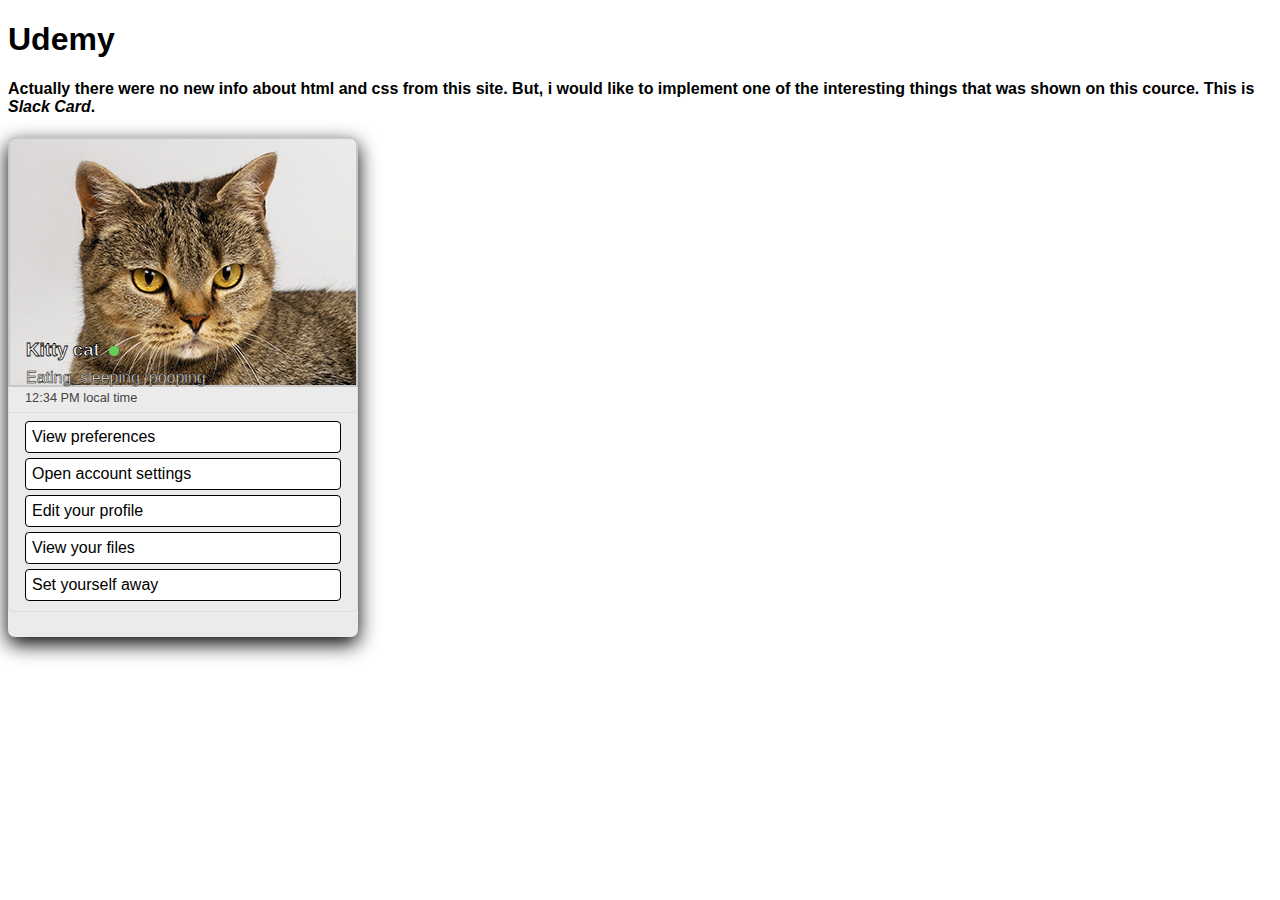
<file: lab1/udemy/index.html>
<!DOCTYPE html>
<html lang="en">
<head>
    <meta charset="UTF-8">
    <meta name="viewport" content="width=device-width, initial-scale=1.0">
    <link href="main.css" rel="stylesheet">
    <title>Document</title>
</head>
<body>

    <h1>Udemy</h1>
    <h4>Actually there were no new info about html and css from this site. But, i would like to implement one of the interesting things that was shown on this cource. This is <em>Slack Card</em>. </h4>
    <div class="card">
        <div class="top">
          <!-- Here we changed the word from 'Stufent' to 'Student' -->
          <h3 class="name">Kitty cat <span class="status"></span></h3>
          <p class="title">Eating, sleeping, pooping</p>
        </div>
        <div class="middle">
          <div class="time">12:34 PM local time</div>
        </div>
        <div class="bottom">
          <button class="profile-action">View preferences</button>
          <button class="profile-action">Open account settings</button>
          <button class="profile-action">Edit your profile</button>
          <button class="profile-action">View your files</button>
          <button class="profile-action">Set yourself away</button>
        </div>
      </div>
    
</body>
</html>
</file>
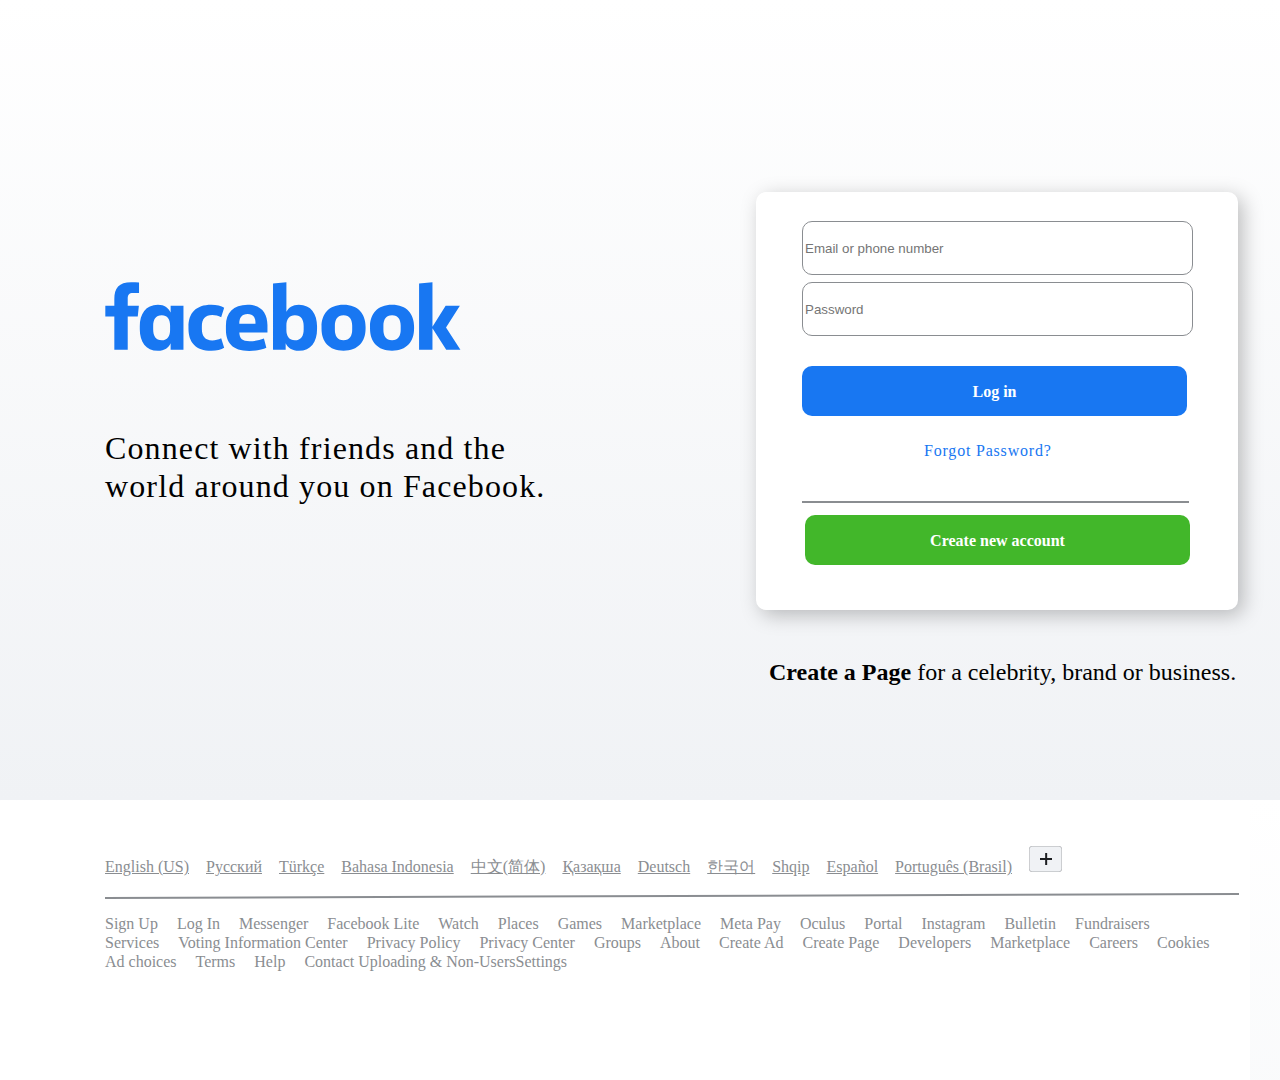
<file: lab2/Facebook/index.html>
<!DOCTYPE html>
<html lang="en">
<head>
    <meta charset="UTF-8">
    <meta http-equiv="X-UA-Compatible" content="IE=edge">
    <meta name="viewport" content="width=device-width, initial-scale=1.0">
    <title>Document</title>
    <link rel="stylesheet" href="/lab2/Facebook/style.css">
</head>
<body>
    <div class="login-page">
        <div class="logo">
            <img src="/lab2/Facebook/img/facebook 1.svg" class="logo__img">
        </div>
        <div class="login">
            <form action="">
                <input type="email" name="email" placeholder="Email or phone number"><br>
                <input type="password" name="password" placeholder="Password"><br>
                <button type="buttonLogin">Log in</button><br>
                <a href="">Forgot Password?</a><br>
                <hr>
                <button type="newLogin">Create new account</button><br>
            </form>
        </div> 
        <p id="under-logo">Connect with friends and the world around you on Facebook.</p>
        <p id="under-login"><strong>Create a Page</strong> for a celebrity, brand or business.</p>
    </div>
    <div class="contents">
        <div class="regions">
            <a href="">English (US)</a>
            <a href="">Русский</a>
            <a href="">Türkçe</a>
            <a href="">Bahasa Indonesia</a>
            <a href="">中文(简体)</a>
            <a href="">Қазақша</a>
            <a href="">Deutsch</a>
            <a href="">한국어</a>
            <a href="">Shqip</a>
            <a href="">Español</a>
            <a href="">Português (Brasil)</a>
            <a href=""><img src="/lab2/Facebook/img/Add Icon.svg" alt=""></a>
        </div>
        <hr>
        <div class="linksTo">
            <a href="">Sign Up</a>
            <a href="">Log In</a>
            <a href="">Messenger</a>
            <a href="">Facebook Lite</a>
            <a href="">Watch</a>
            <a href="">Places</a>
            <a href="">Games</a>
            <a href="">Marketplace</a>
            <a href="">Meta Pay</a>
            <a href="">Oculus</a> 
            <a href="">Portal</a>
            <a href="">Instagram</a>
            <a href="">Bulletin</a>
            <a href="">Fundraisers</a>
            <a href="">Services</a>
            <a href="">Voting Information Center</a>
            <a href="">Privacy Policy</a>
            <a href="">Privacy Center</a>
            <a href="">Groups</a>
            <a href="">About</a>
            <a href="">Create Ad</a>
            <a href="">Create Page</a>
            <a href="">Developers</a>
            <a href="">Marketplace</a>
            <a href="">Careers</a>
            <a href="">Cookies</a>
            <a href="">Ad choices</a>
            <a href="">Terms</a>
            <a href="">Help</a>
            <a href="">Contact Uploading & Non-UsersSettings</a>
        </div>
    </div>
</body>
</html>
</file>
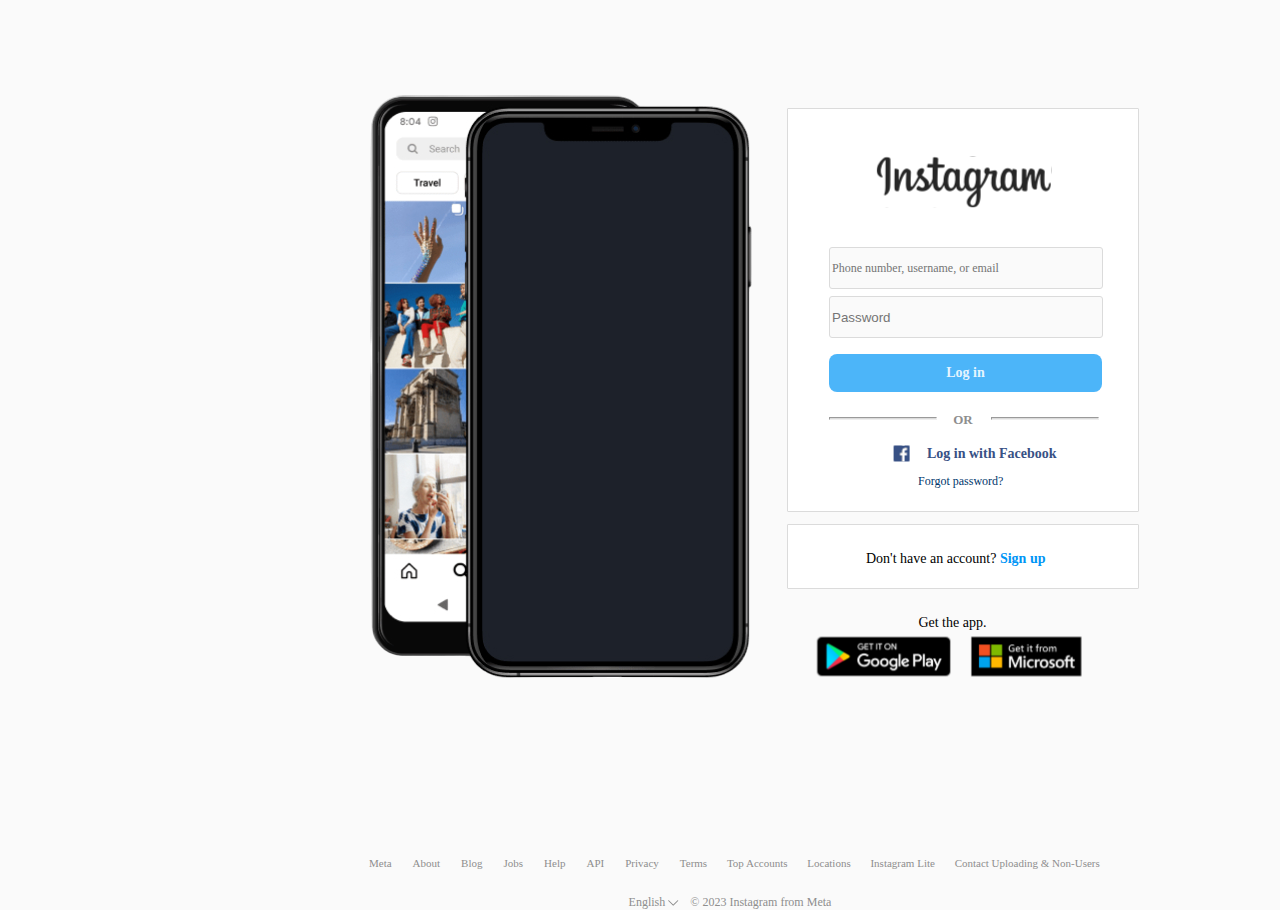
<file: lab2/Instagram/index.html>
<!DOCTYPE html>
<html lang="en">
<head>
    <meta charset="UTF-8">
    <meta http-equiv="X-UA-Compatible" content="IE=edge">
    <meta name="viewport" content="width=device-width, initial-scale=1.0">
    <link rel="stylesheet" href="/lab2/Instagram/style.css">
    <title>Document</title>
</head>
<body>
    <div class="logInContainer">
        <div class="contents">
            <form action="">
                <input type="email" name="email"  placeholder="Phone number, username, or email"><br>
                <input type="password" name="password"  placeholder="Password"><br>
                <button>Log in</button>
            </form>
            <hr id="left">
            <p>OR</p>
            <hr id="right">
            <div class="facebook">
                <a href=""><img src="/lab2/Instagram/img/span.svg" alt="" id="facebook">  Log in with Facebook</a>
            </div>
            <a href="" class="forgotPassword">Forgot password?</a>
            <a href=""><img src="/lab2/Instagram/img/Instagram.svg" alt="" id="instagram"></a>
        </div>
    </div>
    <div class="newContainer">
        <p>Don't have an account?<a href=""><strong> Sign up</strong></a></p>
    </div>
    <img src="/lab2/Instagram/img/div-PhotoRoom.png-PhotoRoom.png" alt="" id="phone">
    <p id="getApp">Get the app.</p>
    <img src="/lab2/Instagram/img/c5Rp7Ym-Klz.png.svg" alt="" id="googlePlay">
    <img src="/lab2/Instagram/img/EHY6QnZYdNX.png.svg" alt="" id="microsoft">
    <div class="lastContainer">
        <a href="">Meta</a>
        <a href="">About</a>
        <a href="">Blog</a>
        <a href="">Jobs</a>
        <a href="">Help</a>
        <a href="">API</a>
        <a href="">Privacy</a>
        <a href="">Terms </a>
        <a href="">Top Accounts </a>
        <a href="">Locations </a>
        <a href="">Instagram Lite </a>
        <a href="">Contact Uploading & Non-Users</a>
    </div>
    <div class="lastContainer2">
        <a href="">English <img src="/lab2/Instagram/img/Vector.svg" alt="" id="vector"></a>
        <a href="">© 2023 Instagram from Meta</a>
    </div>
</body>
</html>
</file>
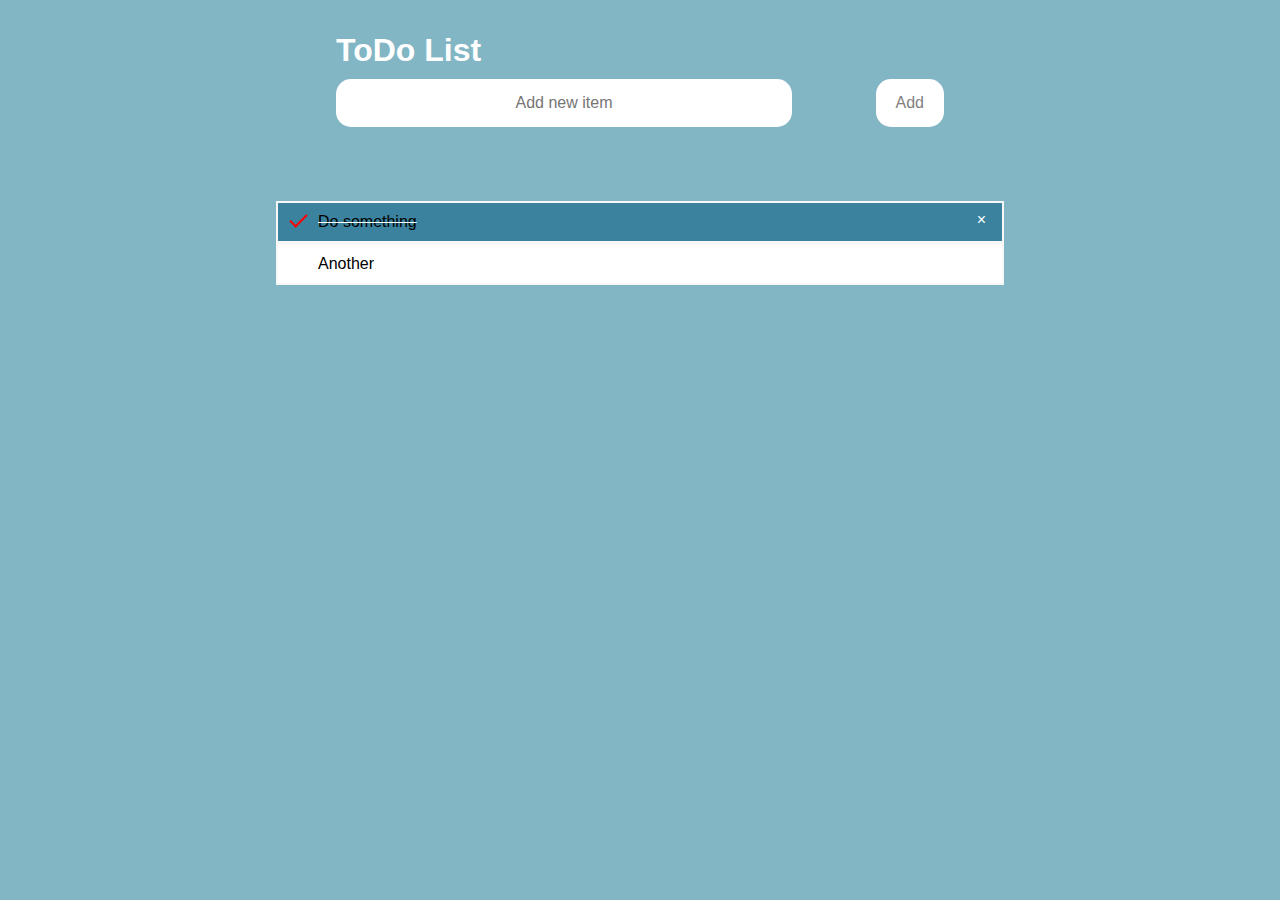
<file: lab3/ToDo app/my.html>
<!DOCTYPE html>
<html lang="en">
<head>
	<meta charset="UTF-8">
	<meta name="viewport" content="width=device-width, initial-scale=1">
	<title>ToDo</title>

	<link rel="stylesheet" href="my.css" />
</head>
<body>
	
	<header>
		<h1>ToDo List</h1>
		<form id="add-task">
			<input 
				type="text" 
				id="add-task-input" 
				placeholder="Add new item" />
			<span onclick="newElement()" id="add-task-submit">Add</span>
		</form>
	</header>
	<main>
		<section class="list">
            <ul id="tasks">
                <li class="checked">Do something</li>
                <li >Another	</li>
            </ul>
		</section>
	</main>

	<script src="my.js"></script>
</body>
</html>
</file>
<file: lab1/udemy/main.css>
* {
    box-sizing: border-box;
}

body{
    font-family: 'Open-Sans', sans-serif;
}

.card{
    height: 500px;
    width: 350px;
    box-shadow: 0px 7px 20px 0px;
    border-radius: 7px;
    background-color: #ebebeb;
}

.top{
    height: 50%;
    border-radius: 7px 7px 0px 0px;
    border: 2px solid #c7c7c7;
    background-image: url(cat-image.jpg);
    padding: 0px 16px;
}

.name{
    padding-top: 200px;
    margin: 0px;
    color: white;
    -webkit-text-stroke-width: 0.8px;
    -webkit-text-stroke-color: black;
}

.status{
    display: inline-block;
    width: 10px;
    height: 10px;
    margin-left: 4px;
    border-radius: 5px;
    background-color: #60D156;
}
.title {
    margin-top: 8px;
    color: white;
    
    -webkit-text-stroke-width: 0.5px;
    -webkit-text-stroke-color: black;
}
.middle {
    height: 5%;
    border-left: 1px solid #ddd;
    border-right: 1px solid #ddd;
    padding: 0px 16px;
}
.time {
    color: #444;
    font-size: 0.8em;
    padding-top: 0.2em;
}
.bottom {
    height: 40%;
    border-radius: 0px 0px 4px 4px;
    border: 1px solid #ddd;
    padding: 8px 16px;
}
.profile-action {
    display: block;
    width: 100%;
    height: 32px;
    
    font-family: inherit;
    font-size: 1em;
    text-align: left;
    
    border-radius: 4px;
    border: 0.1px solid;
    background-color: white;

    margin-bottom: 5px;
    
    cursor: pointer;
}
.profile-action:hover {
    background-color: #00A5D2;
    color: white;
}
</file>
<file: lab2/Facebook/style.css>
body {
    position: relative;
    background: linear-gradient(to top, #F0F2F5, white);
    height: 100%;
    min-height: 800px;
    width: 100%;
    padding: 0px;
    margin: 0px;
}

/*         Login page start                              */


.login-page {
    width: 1250px;
    height: 700px;
}

/*            This is "Facebook" logo                   */

.logo {
    width: 443px;
    height: 156px;
    left: 61px;
    top: 238px;
    position: absolute;
}

.logo__img {
    width: 443px;
    height: 156px;
}


/*              END              */

#under-logo {
    position: absolute;
    width: 470px;
    height: 76px;
    left: 105px;
    top: 397px;

    font-family: 'Roboto Condensed';
    font-style: normal;
    font-weight: 400;
    font-size: 32px;
    line-height: 38px;
    letter-spacing: 0.035em;
}

#under-login {
    position: absolute;
    height: 38px;
    width: 600px;
    left: 769px;
    top: 634px;

    font-family: 'Roboto';
    font-style: normal;
    font-weight: 400;
    font-size: 24px;
    line-height: 28px;
}

/*              Login form for login and password                             */

.login {
    position: absolute;
    width: 482px;
    height: 418px;
    left: 756px;
    top: 192px;

    background: #FFFFFF;
    box-shadow: 5px 5px 20px rgba(0, 0, 0, 0.25);
    border-radius: 10px;
}

.login form input[type="email"] {
    position: absolute;
    width: 385px;
    height: 50px;
    left: 46px;
    top: 29px;
    outline: none;

    transition: 0.05s;

    border: 0.5px solid #8A8D91;
    border-radius: 10px;
}

.login form input[type="password"] {
    position: absolute;
    width: 385px;
    height: 50px;
    left: 46px;
    top: 90px;
    outline: none;

    transition: 0.05s;

    border: 0.5px solid #8A8D91;
    border-radius: 10px;
}

.login form button[type="buttonLogin"] {
    position: absolute;
    left: 46px;
    top: 174px;
    height: 50px;
    width: 385px;
    outline: none;

    transition: 0.05s;

    border: none;
    background: #1877F2;
    border-radius: 10px;

    font-family: 'Inter';
    font-style: normal;
    font-weight: 700;
    font-size: 16px;
    line-height: 19px;
    text-align: center;

    color: #FFFFFF;
}

.login form a {
    position: absolute;
    width: 168px;
    height: 249px;
    left: 168px;
    top: 249px;

    font-family: 'Roboto';
    font-style: normal;
    font-weight: 500;
    font-size: 16px;
    line-height: 19px;
    letter-spacing: 0.05em;
    text-decoration: none;

    color: #1877F2;
}

.login form hr {
    position: absolute;
    width: 385px;
    height: 0px;
    left: 46px;
    top: 301px;

    border: 1px solid #8A8D91;
}

.login form button[type="newLogin"] {
    position: absolute;
    width: 385px;
    height: 50px;
    left: 49px;
    top: 323px;
    outline: none;

    transition: 0.05s;

    border: none;
    background: rgb(66, 183, 42);
    border-radius: 10px;

    font-family: 'Inter';
    font-style: normal;
    font-weight: 700;
    font-size: 16px;
    line-height: 19px;
    text-align: center;

    color: #FFFFFF;
}

/*           End login page                                        */

/*        Border change color when clicking       */

.login form button[type="newLogin"]:active {
    background-color: rgb(66, 183, 42, 0.25);
}

.login form button[type="newLogin"]:hover {
    opacity: 1;
}

.login form button[type="buttonLogin"]:active {
    background-color: rgb(24, 119, 242, 0.25);
}

.login form button[type="buttonLogin"]:active {
    opacity: 1;
}

.login form a:hover {
    text-decoration: underline;
}

.login form input[type="password"]:focus {
    border: 1px solid rgb(24, 119, 242);
    box-shadow: 1px 1px 1px rgba(0, 0, 0, 0.25);
}

.login form input[type="email"]:focus {
    border: 1px solid rgb(23, 118, 242);
    box-shadow: 1px 1px 1px rgba(0, 0, 0, 0.25);
}


/*             End                           */




/*             Bottom work                              */


.contents {
    position: absolute;
    width: 1250px;
    height: 277px;
    left: 0px;
    top: 803px;
    background-color: #FFFFFF;
}

.regions {
    position: absolute;
    width: 1038px;
    height: 26px;
    left: 105px;
    top: 43px;
}

.regions a {
    margin-right: 13px;

    font-family: 'Roboto';
    font-style: normal;
    font-weight: 400;
    font-size: 16px;
    line-height: 19px;

    color: #8A8D91;

}

.contents hr {
    position: absolute;
    width: 1131.51px;
    height: 0px;
    left: 105px;
    top: 84px;

    border: 0.5px solid #8A8D91;
    transform: rotate(-0.2deg);
}


.linksTo {
    position: absolute;
    width: 1131.51px;
    height: 75px;
    left: 105px;
    top: 111px;
}

.linksTo a {
    margin: 0px 15px 0px 0px;
    text-decoration: none;
    color: #8A8D91;

    font-family: 'Roboto';
    font-style: normal;
    font-weight: 400;
    font-size: 16px;
    line-height: 19px;
}
</file>
<file: lab2/Instagram/style.css>
html {
    position: relative;
    max-width: 1512px;
    max-height: 982px;
}
body {
    padding: 0px;
    margin: 0px;
    background-color: #FAFAFA;
}

/*         Work in main page                          */

#phone {
    position: absolute;
    left: 370px;
    top: 95.42px;
}
#getApp {
    position: absolute;
    text-align: center;
    left: 65.6em;
    top: 599.98px;
    font-family: 'Roboto';
    font-style: normal;
    font-weight: 400;
    font-size: 14px;
    line-height: 18px;
}
#googlePlay {
    position: absolute;
    left: 51em;
    top: 635.98px;
}/* 9.5 */
#microsoft {
    position: absolute;
    left: 60.6em;
    top: 635.98px;
}


/*            End main page                              */




/*              Only work on log in contents                              */

.logInContainer {
    position: relative;
    width: 350px;
    height: 401.98px;
    left: 787px;
    top: 108px;

    background: #FFFFFF;
    border: 1px solid #DBDBDB;
    border-radius: 1px;

    
    flex: none;
    order: 0;
    flex-grow: 0;
}
#instagram {
    position: absolute;
    top: 47px;
    left: 87.5px;
}
.contents form input[type="email"] {
    position: absolute;
    height: 38px;
    left: 41px;
    top: 138px;
    width: 268px;
    outline: none;

    background: #FAFAFA;
    border: 1px solid #DBDBDB;
    border-radius: 3px;

    font-family: 'Roboto';
    font-style: normal;
    font-weight: 400;
    font-size: 12px;
    line-height: 36px;
    color: #8E8E8E;
}
.contents form input[type="password"] {
    position: absolute;
    height: 38px;
    left: 41px;
    top: 187px;
    width: 268px;
    outline: none;


    background: #FAFAFA;
    border: 1px solid #DBDBDB;
    border-radius: 3px;
}
.contents form button {
    position: absolute;
    width: 273px;
    height: 38px;
    left: 41px;
    top: 245px;

    background: rgba(0, 149, 246, 0.7);
    border-radius: 8px;
    border: none;
    outline: none;
    transition: 0.7;

    font-family: 'Roboto';
    font-style: normal;
    font-weight: 600;
    font-size: 14px;
    line-height: 18px;
    color: rgba(255, 255, 255, 0.87);
    text-align: center;
}
#left {
    position: absolute;
    width: 106.25px;
    height: 1px;
    left: 41px;
    top: 300.3px;

    background: #DBDBDB;
}
#right {
    position: absolute;
    width: 106.25px;
    height: 1px;
    left: 202.75px;
    top: 300.3px;

    background: #DBDBDB;
}
.contents p {
    position: absolute;
    width: 19.7px;
    height: 15px;
    left: 165.25px;
    top: 290.3px;

    font-family: 'Roboto';
    font-style: normal;
    font-weight: 600;
    font-size: 13px;
    line-height: 15px;
    color: #8E8E8E;
}
.facebook {
    position: absolute;
    width: 268px;
    height: 20px;
    left: 41px;
    top: 335.98px;
    text-align: center;
}
.facebook a {
    position: absolute;
    font-family: 'Roboto';
    font-style: normal;
    left: 7em;
    font-weight: 600;
    font-size: 14px;
    line-height: 18px;
    color: #385185;
    text-decoration: none;
}
#facebook {
    position: absolute;
    right: 10.5em;
}
.forgotPassword {
    position: absolute;
    top: 364px;
    left: 130px;
    text-align: center;
    text-decoration: none;

    font-family: 'Roboto';
    font-style: normal;
    font-weight: 400;
    font-size: 12px;
    line-height: 16px;
    color: #00376B;
}


.contents form button:active{
    background-color:rgb(24, 119, 242, 0.25);
}
.contents form button:active{
    opacity: 1;
    transition: 0.7;
}
.facebook a:active{
    color: rgb(47, 68, 136);
    opacity: 1;
    transition: 0.7;
}

/*             END  email and password                 */

/*            Start of new container                           */

.newContainer {
    position: relative;
    width: 350px;
    height: 63px;
    left: 787px;
    top: 120px;

    background: #FFFFFF;
    border: 1px solid #DBDBDB;
    border-radius: 1px;
}
.newContainer p {
    position: absolute;
    top: 11px;
    left: 78px;
    font-family: 'Roboto';
    font-style: normal;
    font-weight: 400;
    font-size: 14px;
    line-height: 18px;
}
.newContainer a {
    text-decoration: none;
    color: #0095F6;
}

/*            End new container                                           */

.lastContainer {
    position: relative;
    text-align: left;
    left: 352px;
    top: 24em;
    /* border:2px solid black; */
    width: 790px;
    height: 23px;
}
.lastContainer a {
    right: 5px;
    margin-left: 17px;
    font-family: 'Roboto';
    font-style: normal;
    font-weight: 400;
    font-size: 11px;
    line-height: 16px;
    text-decoration: none;
    color: #8E8E8E;
}
.lastContainer a:hover {
    text-decoration: underline;
}

.lastContainer2 {
    position: relative;
    width: 731px;
    /* border:2px solid black; */
    height: 16px;
    left: 361px;
    top: 25em;
    text-align: center;
}
.lastContainer2 a {
    font-family: 'Roboto';
    font-style: normal;
    font-weight: 400;
    font-size: 12px;
    line-height: 16px;
    color: #8E8E8E;

    margin-left: 7px;
    text-decoration: none;
}
</file>
<file: lab3/ToDo app/my.css>
*{
    margin:0;
    box-sizing: border-box;
    color: white;
}
body{
    background-color: rgb(130, 182, 196);
    font-family: Arial, Helvetica, sans-serif;
}
header{
    padding:2em 1em;
    width: 50%;
    margin: 0 auto;
    display: flex;
    flex-direction: column;
}
main{
    padding: 2em 1em;
    margin: 0 auto;
    display:flex;
    justify-content: center;
    max-width: 800px;
    width: 100%;
    margin: 0 auto;
}
h1{
    padding-bottom: 10px;
}
.list{
    padding: 10px 20px;
    width:100%;
    max-width: 1000px;
}
ul{
    padding:0;
}
li{
    border: 2.5px rgb(247, 247, 247) solid;
    background-color: white;
    padding:10px 40px;
    color: black;
    text-decoration: none;
    cursor: pointer;
    position: relative;
    list-style: none;
}
input{
    color: rgb(83, 76, 76);
}
#add-task-input{
    margin: 0;
    border-radius: 15px;
    background-color: rgb(255, 255, 255);
    text-align: center;
    border: none;
    width: 75%;
    padding: 10px;
    float: left;
    font-size: 16px;
}
#add-task{
    display:flex;
    justify-content: space-between;
}
#add-task-submit{
    font-size: 16px;
    background-color: rgb(255, 255, 255);
    color: gray;
    border-color: rgb(255, 255, 255);
    border-radius: 15px;
    padding: 15px 20px;
    cursor: pointer;
}
.checked{
    background-color: rgb(58, 130, 158);
    text-decoration: line-through;
    text-decoration-color: white;
}
ul li.checked::before {
    content: '';
    position: absolute;
    border-color: #ff0000;
    border-style: solid;
    border-width: 0 2px 2px 0;
    top: 7px;
    left: 16px;
    transform: rotate(45deg);
    height: 15px;
    width: 7px;
}
li span.close {
    position:absolute;
    text-decoration:none;
    right: 0;
    top: 0;
    padding: 8px 16px 8px 16px;
}
</file>
